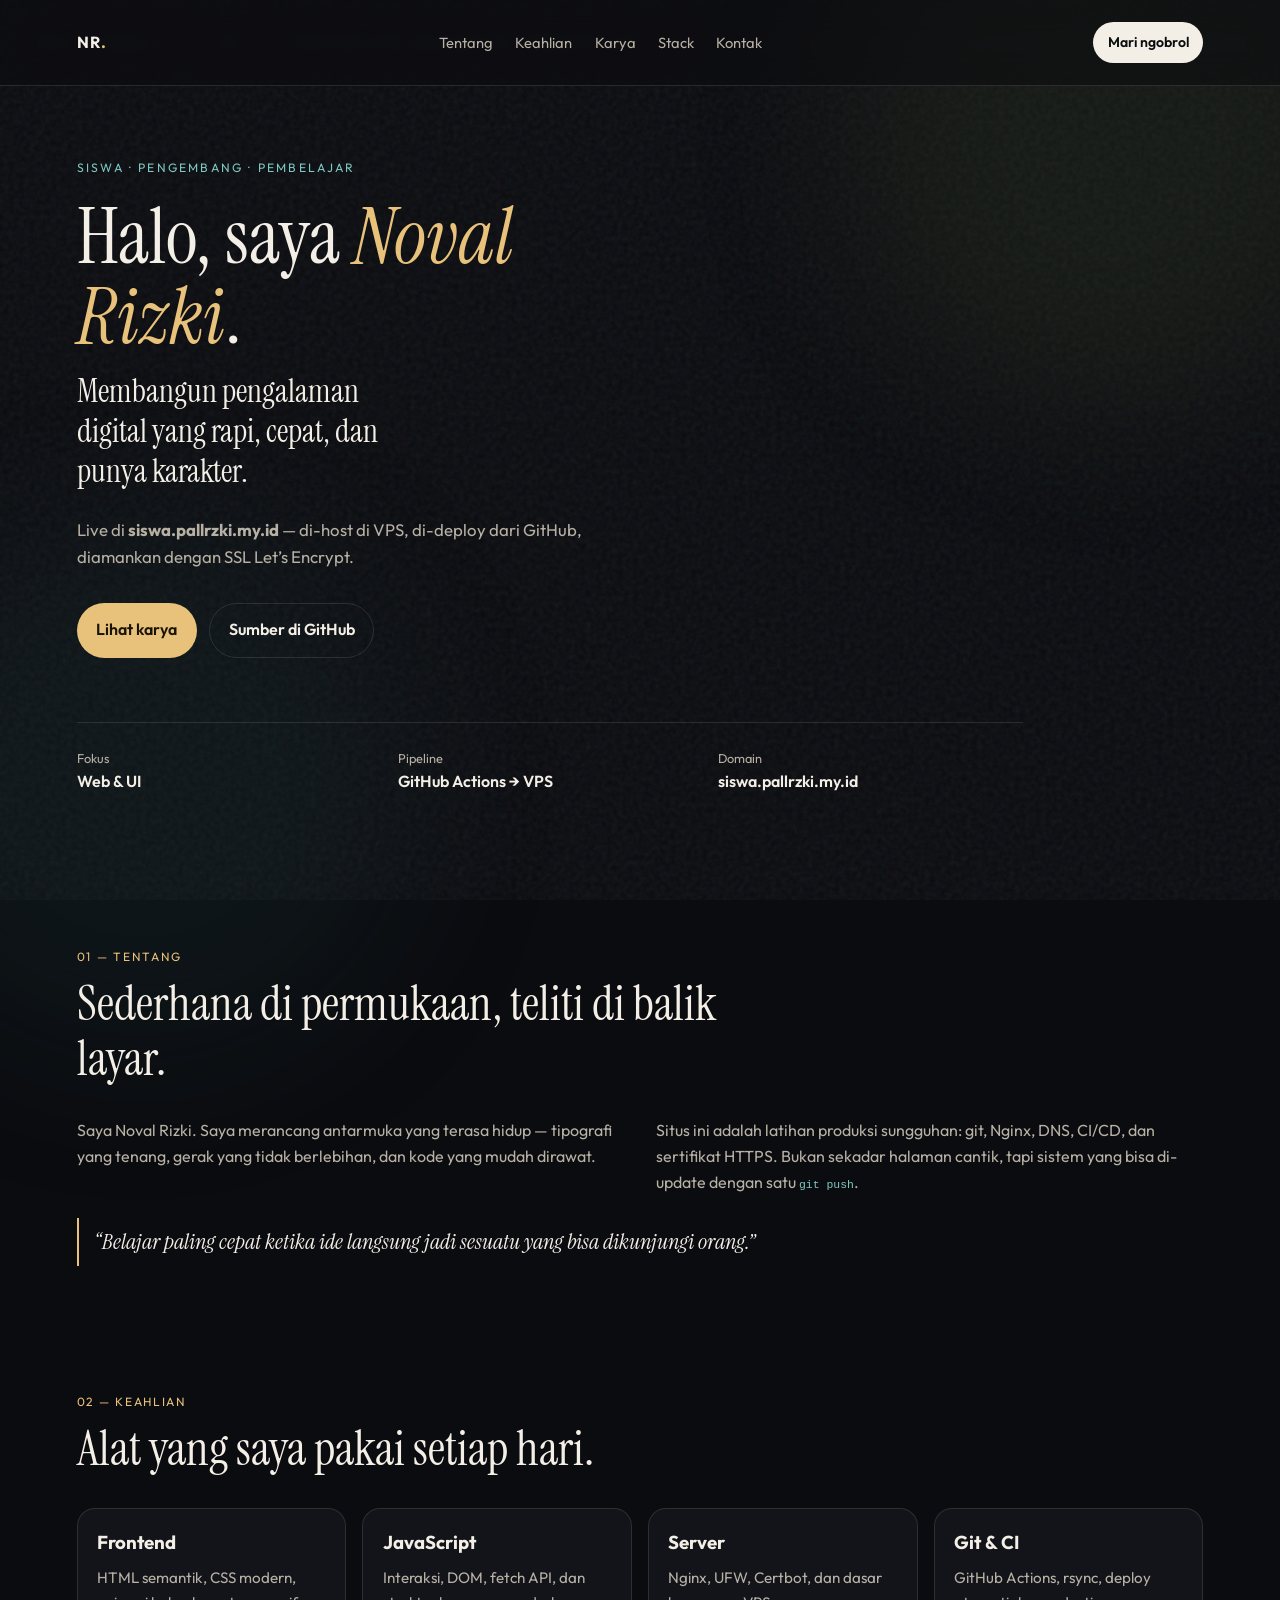
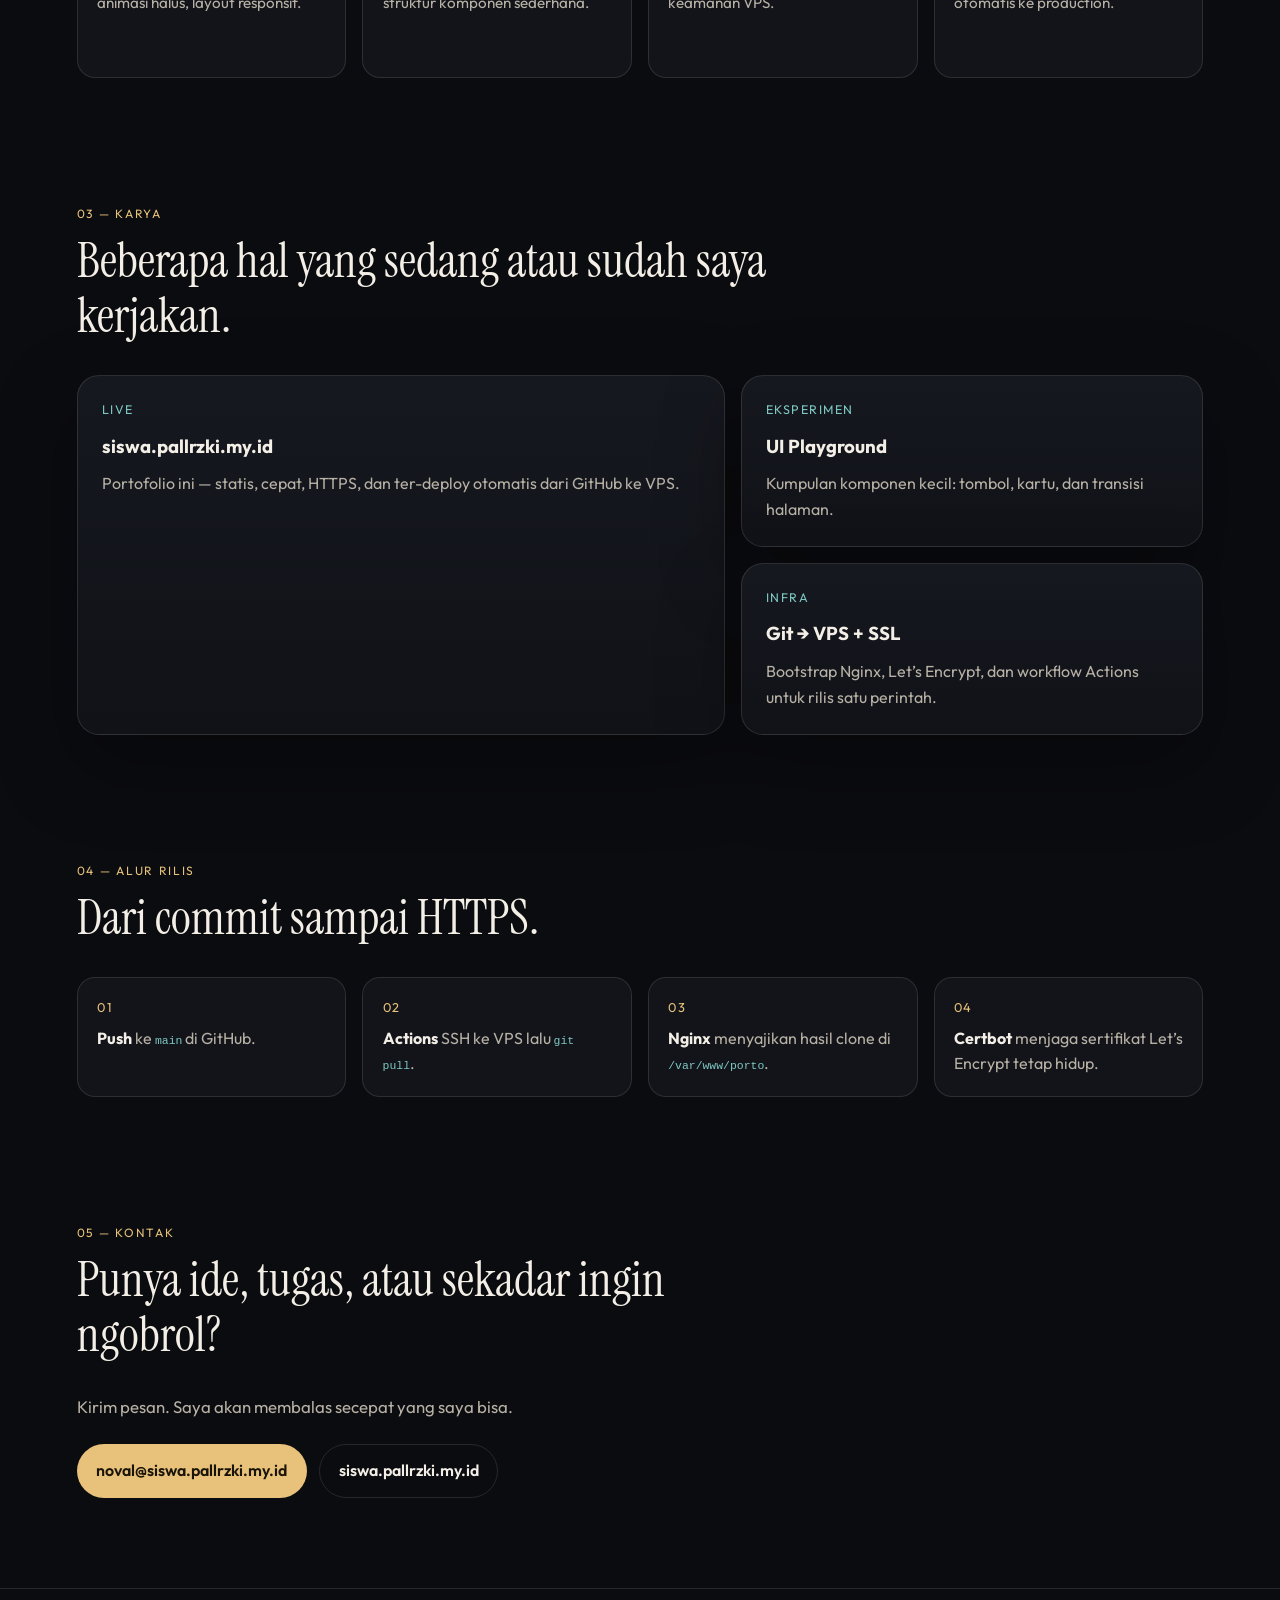
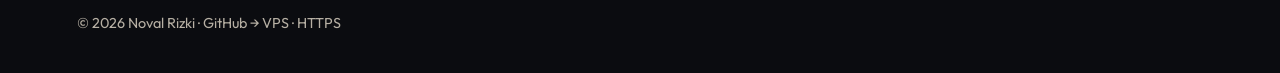
<file: index.html>
<!DOCTYPE html>
<html lang="id">
<head>
  <meta charset="UTF-8" />
  <meta name="viewport" content="width=device-width, initial-scale=1.0" />
  <title>Noval Rizki — Portfolio</title>
  <meta name="description" content="Portofolio Noval Rizki. Web, UI, dan deployment di VPS." />
  <meta property="og:title" content="Noval Rizki — Portfolio" />
  <meta property="og:description" content="Membangun pengalaman digital yang rapi, cepat, dan punya karakter." />
  <meta property="og:url" content="https://siswa.pallrzki.my.id" />
  <link rel="canonical" href="https://siswa.pallrzki.my.id/" />
  <link rel="preconnect" href="https://fonts.googleapis.com" />
  <link rel="preconnect" href="https://fonts.gstatic.com" crossorigin />
  <link href="https://fonts.googleapis.com/css2?family=Instrument+Serif:ital@0;1&family=Outfit:wght@300;400;500;600;700&display=swap" rel="stylesheet" />
  <link rel="stylesheet" href="styles.css" />
  <link rel="icon" href="data:image/svg+xml,<svg xmlns='http://www.w3.org/2000/svg' viewBox='0 0 100 100'><text y='.9em' font-size='90'>N</text></svg>" />
</head>
<body>
  <div class="noise" aria-hidden="true"></div>
  <div class="orb orb-a" aria-hidden="true"></div>
  <div class="orb orb-b" aria-hidden="true"></div>

  <header class="nav">
    <a class="logo" href="#top">NR<span>.</span></a>
    <nav>
      <a href="#about">Tentang</a>
      <a href="#skills">Keahlian</a>
      <a href="#work">Karya</a>
      <a href="#stack">Stack</a>
      <a href="#contact">Kontak</a>
    </nav>
    <a class="nav-cta" href="#contact">Mari ngobrol</a>
  </header>

  <main id="top">
    <section class="hero">
      <p class="eyebrow">Siswa · Pengembang · Pembelajar</p>
      <h1>
        Halo, saya <em>Noval Rizki</em>.
        <span>Membangun pengalaman digital yang rapi, cepat, dan punya karakter.</span>
      </h1>
      <p class="lede">
        Live di <strong>siswa.pallrzki.my.id</strong> — di-host di VPS, di-deploy dari GitHub,
        diamankan dengan SSL Let’s Encrypt.
      </p>
      <div class="hero-actions">
        <a class="btn primary" href="#work">Lihat karya</a>
        <a class="btn ghost" href="https://github.com/valngawi-droid/porto" target="_blank" rel="noopener">Sumber di GitHub</a>
      </div>
      <dl class="stats">
        <div>
          <dt>Fokus</dt>
          <dd>Web &amp; UI</dd>
        </div>
        <div>
          <dt>Pipeline</dt>
          <dd>GitHub Actions → VPS</dd>
        </div>
        <div>
          <dt>Domain</dt>
          <dd>siswa.pallrzki.my.id</dd>
        </div>
      </dl>
    </section>

    <section id="about" class="section">
      <div class="section-head">
        <p class="kicker">01 — Tentang</p>
        <h2>Sederhana di permukaan, teliti di balik layar.</h2>
      </div>
      <div class="about-grid">
        <p>
          Saya Noval Rizki. Saya merancang antarmuka yang terasa hidup —
          tipografi yang tenang, gerak yang tidak berlebihan, dan kode yang mudah dirawat.
        </p>
        <p>
          Situs ini adalah latihan produksi sungguhan: git, Nginx, DNS, CI/CD, dan sertifikat HTTPS.
          Bukan sekadar halaman cantik, tapi sistem yang bisa di-update dengan satu <code>git push</code>.
        </p>
        <blockquote>
          “Belajar paling cepat ketika ide langsung jadi sesuatu yang bisa dikunjungi orang.”
        </blockquote>
      </div>
    </section>

    <section id="skills" class="section">
      <div class="section-head">
        <p class="kicker">02 — Keahlian</p>
        <h2>Alat yang saya pakai setiap hari.</h2>
      </div>
      <ul class="skills">
        <li>
          <h3>Frontend</h3>
          <p>HTML semantik, CSS modern, animasi halus, layout responsif.</p>
        </li>
        <li>
          <h3>JavaScript</h3>
          <p>Interaksi, DOM, fetch API, dan struktur komponen sederhana.</p>
        </li>
        <li>
          <h3>Server</h3>
          <p>Nginx, UFW, Certbot, dan dasar keamanan VPS.</p>
        </li>
        <li>
          <h3>Git &amp; CI</h3>
          <p>GitHub Actions, rsync, deploy otomatis ke production.</p>
        </li>
      </ul>
    </section>

    <section id="work" class="section">
      <div class="section-head">
        <p class="kicker">03 — Karya</p>
        <h2>Beberapa hal yang sedang atau sudah saya kerjakan.</h2>
      </div>
      <div class="work">
        <article class="card featured">
          <p class="tag">Live</p>
          <h3>siswa.pallrzki.my.id</h3>
          <p>Portofolio ini — statis, cepat, HTTPS, dan ter-deploy otomatis dari GitHub ke VPS.</p>
        </article>
        <article class="card">
          <p class="tag">Eksperimen</p>
          <h3>UI Playground</h3>
          <p>Kumpulan komponen kecil: tombol, kartu, dan transisi halaman.</p>
        </article>
        <article class="card">
          <p class="tag">Infra</p>
          <h3>Git → VPS + SSL</h3>
          <p>Bootstrap Nginx, Let’s Encrypt, dan workflow Actions untuk rilis satu perintah.</p>
        </article>
      </div>
    </section>

    <section id="stack" class="section">
      <div class="section-head">
        <p class="kicker">04 — Alur rilis</p>
        <h2>Dari commit sampai HTTPS.</h2>
      </div>
      <ol class="pipeline">
        <li><strong>Push</strong> ke <code>main</code> di GitHub.</li>
        <li><strong>Actions</strong> SSH ke VPS lalu <code>git pull</code>.</li>
        <li><strong>Nginx</strong> menyajikan hasil clone di <code>/var/www/porto</code>.</li>
        <li><strong>Certbot</strong> menjaga sertifikat Let’s Encrypt tetap hidup.</li>
      </ol>
    </section>

    <section id="contact" class="section contact">
      <div class="section-head">
        <p class="kicker">05 — Kontak</p>
        <h2>Punya ide, tugas, atau sekadar ingin ngobrol?</h2>
      </div>
      <p class="lede">Kirim pesan. Saya akan membalas secepat yang saya bisa.</p>
      <div class="contact-row">
        <a class="btn primary" href="mailto:noval@siswa.pallrzki.my.id">noval@siswa.pallrzki.my.id</a>
        <a class="btn ghost" href="https://siswa.pallrzki.my.id">siswa.pallrzki.my.id</a>
      </div>
    </section>
  </main>

  <footer>
    <p>© <span id="year"></span> Noval Rizki · GitHub → VPS · HTTPS</p>
  </footer>
  <script src="app.js"></script>
</body>
</html>
</file>
<file: styles.css>
:root {
  --bg: #0b0c10;
  --bg-soft: #12141a;
  --ink: #f4efe6;
  --muted: #b7b0a4;
  --line: rgba(244, 239, 230, 0.12);
  --accent: #e8c27a;
  --accent-2: #7ec8c3;
  --shadow: 0 30px 80px rgba(0, 0, 0, 0.35);
}

* { box-sizing: border-box; margin: 0; padding: 0; }

html { scroll-behavior: smooth; }

body {
  font-family: "Outfit", system-ui, sans-serif;
  background: var(--bg);
  color: var(--ink);
  line-height: 1.6;
  min-height: 100vh;
  overflow-x: hidden;
}

.noise {
  pointer-events: none;
  position: fixed;
  inset: 0;
  opacity: 0.07;
  background-image: url("data:image/svg+xml,%3Csvg viewBox='0 0 200 200' xmlns='http://www.w3.org/2000/svg'%3E%3Cfilter id='n'%3E%3CfeTurbulence type='fractalNoise' baseFrequency='.85' numOctaves='4' stitchTiles='stitch'/%3E%3C/filter%3E%3Crect width='100%25' height='100%25' filter='url(%23n)'/%3E%3C/svg%3E");
  z-index: 0;
}

.orb {
  position: fixed;
  width: 42vw;
  height: 42vw;
  border-radius: 50%;
  filter: blur(80px);
  opacity: 0.22;
  z-index: 0;
}
.orb-a { background: #3d4a2a; top: -10vw; right: -8vw; }
.orb-b { background: #1d3a3a; bottom: -12vw; left: -10vw; }

.nav, main, footer { position: relative; z-index: 1; }

.nav {
  display: flex;
  align-items: center;
  justify-content: space-between;
  gap: 1rem;
  padding: 1.4rem 6vw;
  position: sticky;
  top: 0;
  backdrop-filter: blur(16px);
  background: rgba(11, 12, 16, 0.55);
  border-bottom: 1px solid var(--line);
  transition: padding 0.25s ease;
}
.nav.compact { padding-top: 0.75rem; padding-bottom: 0.75rem; }

.logo {
  font-weight: 700;
  letter-spacing: 0.08em;
  color: var(--ink);
  text-decoration: none;
}
.logo span { color: var(--accent); }

nav { display: flex; gap: 1.4rem; }
nav a {
  color: var(--muted);
  text-decoration: none;
  font-size: 0.92rem;
}
nav a:hover { color: var(--ink); }

.nav-cta {
  color: var(--bg);
  background: var(--ink);
  text-decoration: none;
  padding: 0.55rem 0.9rem;
  border-radius: 999px;
  font-size: 0.88rem;
  font-weight: 600;
}

.hero {
  padding: 8vh 6vw 10vh;
  max-width: 1100px;
}

.eyebrow {
  text-transform: uppercase;
  letter-spacing: 0.18em;
  font-size: 0.76rem;
  color: var(--accent-2);
  margin-bottom: 1.2rem;
}

h1 {
  font-family: "Instrument Serif", Georgia, serif;
  font-weight: 400;
  font-size: clamp(2.4rem, 6vw, 5.2rem);
  line-height: 1.05;
  max-width: 16ch;
}

h1 em { font-style: italic; color: var(--accent); }
h1 span {
  display: block;
  margin-top: 0.8rem;
  font-size: 0.42em;
  line-height: 1.25;
  color: var(--ink);
  max-width: 22ch;
}

.lede {
  margin-top: 1.6rem;
  max-width: 52ch;
  color: var(--muted);
  font-size: 1.05rem;
}

.hero-actions { display: flex; gap: 0.8rem; margin-top: 2rem; flex-wrap: wrap; }

.btn {
  text-decoration: none;
  padding: 0.85rem 1.15rem;
  border-radius: 999px;
  font-weight: 600;
  border: 1px solid var(--line);
}
.btn.primary { background: var(--accent); color: #1a1408; border-color: transparent; }
.btn.ghost { color: var(--ink); }

.stats {
  display: grid;
  grid-template-columns: repeat(3, minmax(0, 1fr));
  gap: 1rem;
  margin-top: 4rem;
  padding-top: 1.6rem;
  border-top: 1px solid var(--line);
}
.stats dt { color: var(--muted); font-size: 0.8rem; }
.stats dd { font-weight: 600; }

.section { padding: 7vh 6vw; }
.section-head { max-width: 720px; margin-bottom: 2rem; }
.kicker {
  color: var(--accent);
  letter-spacing: 0.14em;
  text-transform: uppercase;
  font-size: 0.75rem;
  margin-bottom: 0.6rem;
}
h2 {
  font-family: "Instrument Serif", Georgia, serif;
  font-weight: 400;
  font-size: clamp(1.8rem, 4vw, 3rem);
  line-height: 1.15;
}

.about-grid {
  display: grid;
  grid-template-columns: 1fr 1fr;
  gap: 1.4rem 2rem;
  color: var(--muted);
}
.about-grid blockquote {
  grid-column: 1 / -1;
  border-left: 2px solid var(--accent);
  padding: 0.4rem 0 0.4rem 1rem;
  color: var(--ink);
  font-family: "Instrument Serif", Georgia, serif;
  font-size: 1.4rem;
  font-style: italic;
}

.skills {
  list-style: none;
  display: grid;
  grid-template-columns: repeat(4, minmax(0, 1fr));
  gap: 1rem;
}
.skills li {
  background: var(--bg-soft);
  border: 1px solid var(--line);
  border-radius: 18px;
  padding: 1.2rem;
  min-height: 170px;
}
.skills h3 { margin-bottom: 0.5rem; }
.skills p { color: var(--muted); font-size: 0.95rem; }

.work {
  display: grid;
  grid-template-columns: 1.4fr 1fr;
  gap: 1rem;
}
.card {
  background: linear-gradient(180deg, #16181f, #101218);
  border: 1px solid var(--line);
  border-radius: 22px;
  padding: 1.5rem;
  box-shadow: var(--shadow);
}
.card.featured { grid-row: span 2; min-height: 280px; }
.tag {
  color: var(--accent-2);
  font-size: 0.78rem;
  letter-spacing: 0.12em;
  text-transform: uppercase;
  margin-bottom: 0.7rem;
}
.card p:last-child { color: var(--muted); margin-top: 0.6rem; }

.pipeline {
  list-style: none;
  display: grid;
  grid-template-columns: repeat(4, minmax(0, 1fr));
  gap: 1rem;
  counter-reset: step;
}
.pipeline li {
  counter-increment: step;
  background: var(--bg-soft);
  border: 1px solid var(--line);
  border-radius: 18px;
  padding: 1.2rem;
  color: var(--muted);
}
.pipeline li::before {
  content: counter(step, decimal-leading-zero);
  display: block;
  color: var(--accent);
  font-size: 0.8rem;
  letter-spacing: 0.12em;
  margin-bottom: 0.5rem;
}
.pipeline strong { color: var(--ink); }
.pipeline code, .about-grid code {
  font-size: 0.88em;
  color: var(--accent-2);
}

.contact { padding-bottom: 10vh; }
.contact-row { display: flex; gap: 0.8rem; flex-wrap: wrap; margin-top: 1.4rem; }

footer {
  padding: 1.4rem 6vw 2.4rem;
  color: var(--muted);
  border-top: 1px solid var(--line);
  font-size: 0.9rem;
}

@media (max-width: 860px) {
  nav { display: none; }
  .about-grid, .skills, .work, .stats, .pipeline { grid-template-columns: 1fr; }
  .card.featured { grid-row: auto; }
}
</file>
